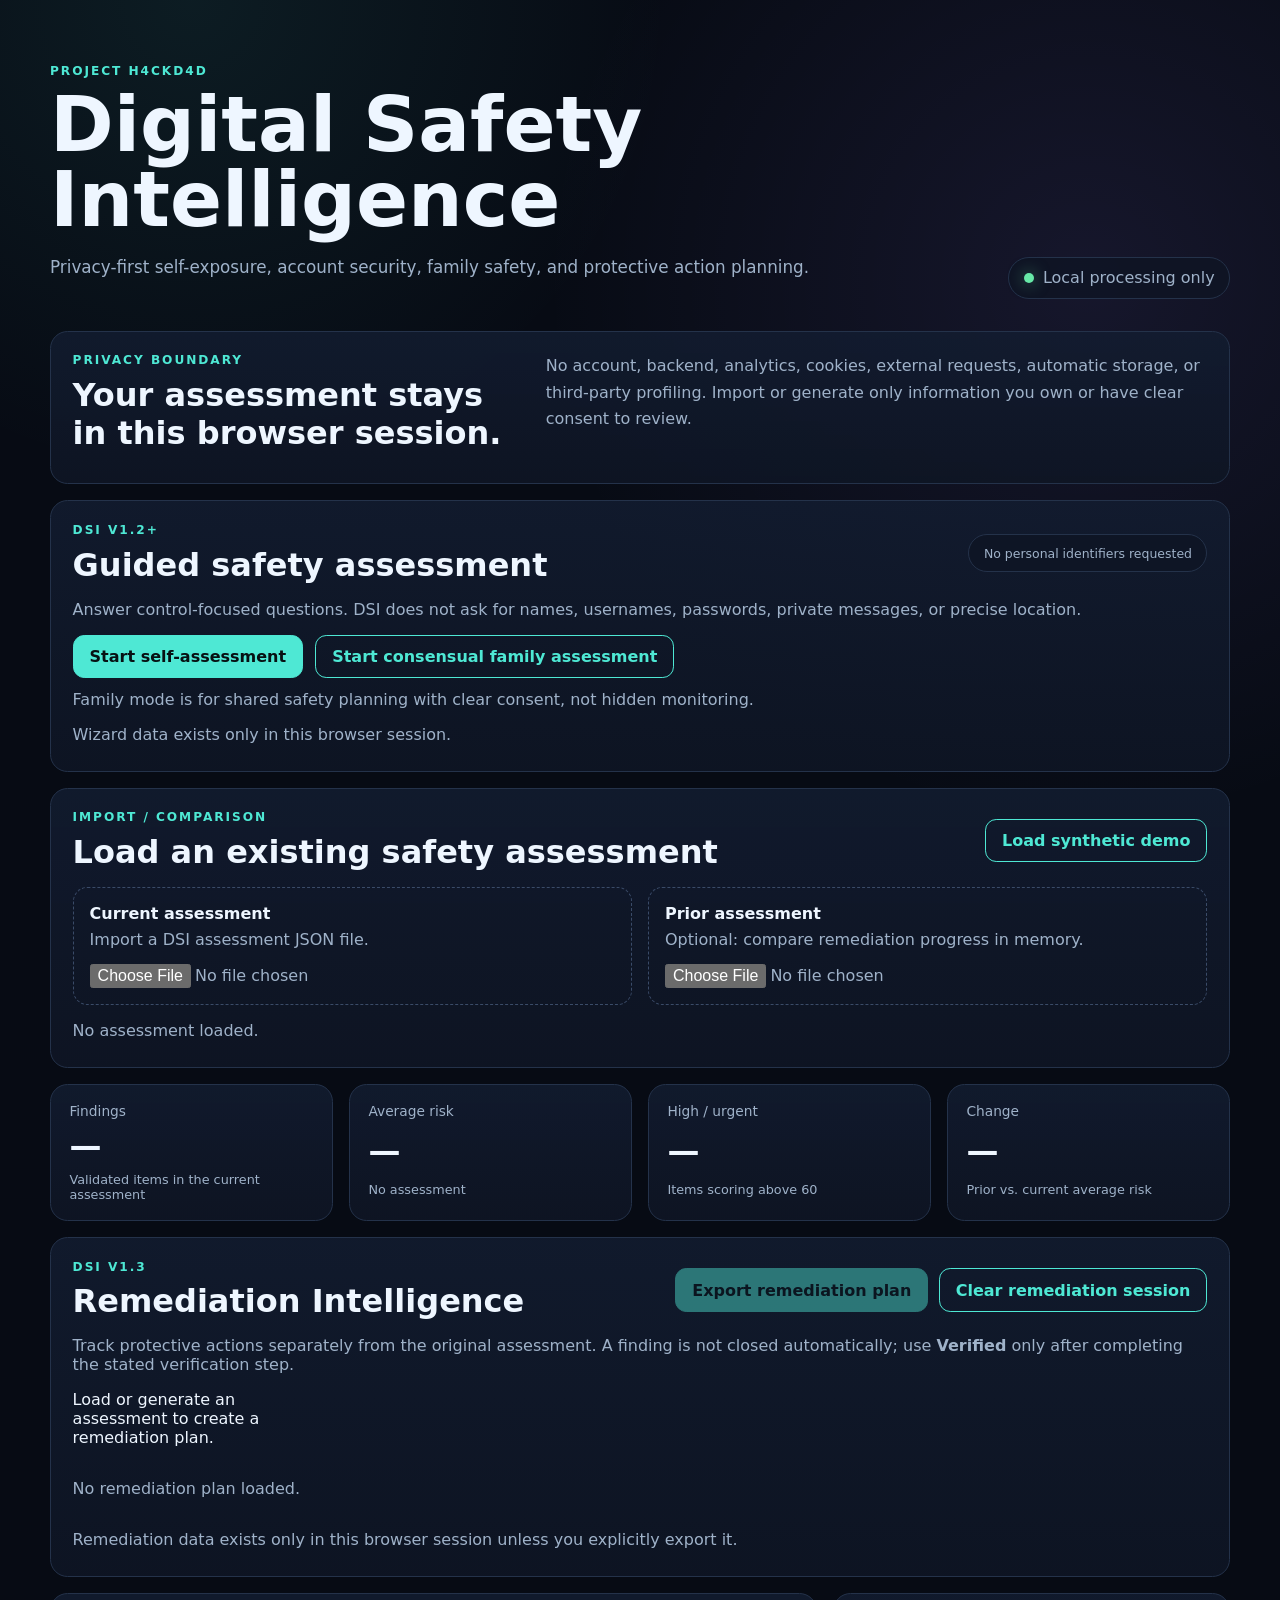
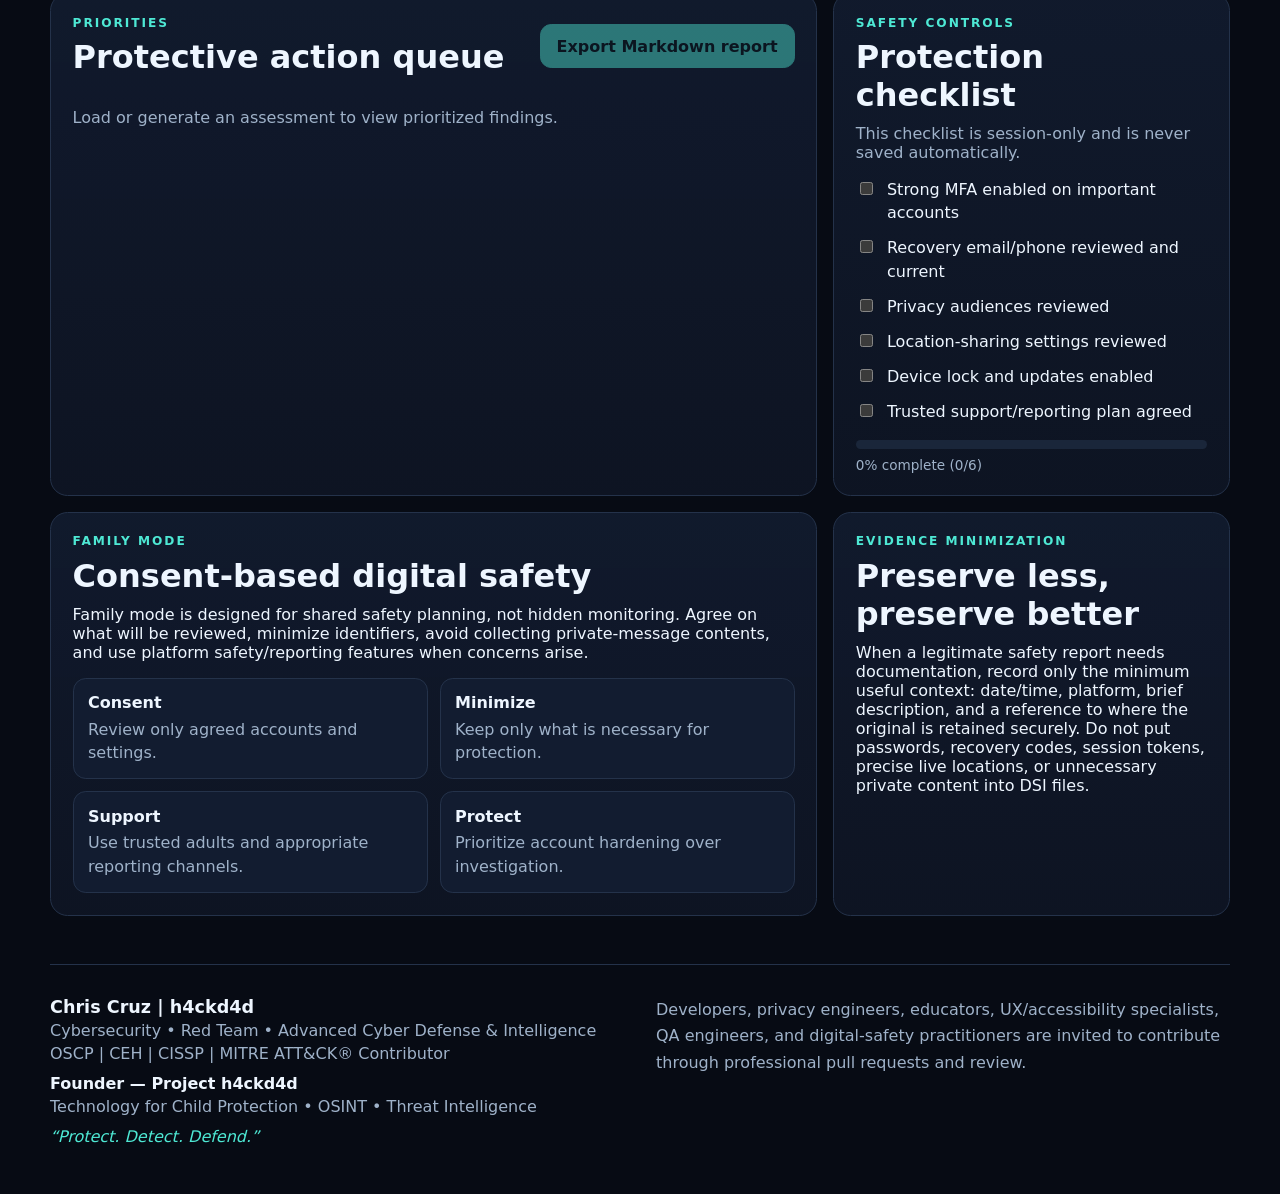
<file: web/index.html>
<!doctype html>
<html lang="en">
<head>
  <meta charset="utf-8">
  <meta name="viewport" content="width=device-width,initial-scale=1">
  <meta name="color-scheme" content="dark">
  <title>h4ckd4d Digital Safety Intelligence</title>
  <link rel="stylesheet" href="styles.css">
</head>
<body>
  <a class="skip-link" href="#main">Skip to dashboard</a>
  <header class="site-header">
    <div><p class="eyebrow">PROJECT h4ckd4d</p><h1>Digital Safety Intelligence</h1><p class="subtitle">Privacy-first self-exposure, account security, family safety, and protective action planning.</p></div>
    <div class="privacy-badge" aria-label="Local processing only"><span class="privacy-dot" aria-hidden="true"></span>Local processing only</div>
  </header>
  <main id="main">
    <section class="notice" aria-labelledby="privacy-title"><div><p class="eyebrow">Privacy boundary</p><h2 id="privacy-title">Your assessment stays in this browser session.</h2></div><p>No account, backend, analytics, cookies, external requests, automatic storage, or third-party profiling. Import or generate only information you own or have clear consent to review.</p></section>

    <section id="wizard" class="panel" aria-labelledby="wizard-title">
      <div class="section-heading"><div><p class="eyebrow">DSI v1.2+</p><h2 id="wizard-title">Guided safety assessment</h2></div><span class="local-label">No personal identifiers requested</span></div>
      <p class="muted">Answer control-focused questions. DSI does not ask for names, usernames, passwords, private messages, or precise location.</p>
      <div id="wizardStart" class="wizard-start">
        <button id="wizardModeSelf" class="button" type="button">Start self-assessment</button>
        <button id="wizardModeFamily" class="button secondary" type="button">Start consensual family assessment</button>
        <p>Family mode is for shared safety planning with clear consent, not hidden monitoring.</p>
      </div>
      <div id="wizardStep" class="wizard-step" hidden>
        <p id="wizardSection" class="eyebrow"></p><h3 id="wizardPrompt" tabindex="-1"></h3><p id="wizardHelp" class="muted"></p>
        <div id="wizardChoices" class="wizard-choices" role="radiogroup" aria-label="Assessment answer"></div>
        <div class="wizard-actions"><button id="wizardBack" class="button secondary" type="button">Back</button><button id="wizardNext" class="button" type="button">Next</button><button id="wizardCancel" class="text-button" type="button">Clear wizard session</button></div>
      </div>
      <div id="wizardReview" class="wizard-review" hidden>
        <p class="eyebrow">Review</p><h3>Confirm your control answers</h3><ul id="wizardReviewList" class="review-list"></ul>
        <p class="muted">Only unmet or uncertain controls become findings. “Not sure” lowers confidence to show that verification is needed.</p>
        <div class="wizard-actions"><button id="wizardGenerate" class="button" type="button">Generate and load assessment</button><button id="wizardDownload" class="button secondary" type="button" disabled>Download assessment JSON</button><button id="wizardCancelReview" class="text-button" type="button">Clear wizard session</button></div>
      </div>
      <div id="wizardStatus" class="status" role="status" aria-live="polite">Wizard data exists only in this browser session.</div>
    </section>

    <section class="panel" aria-labelledby="assessment-title">
      <div class="section-heading"><div><p class="eyebrow">Import / comparison</p><h2 id="assessment-title">Load an existing safety assessment</h2></div><button id="demoButton" class="button secondary" type="button">Load synthetic demo</button></div>
      <div class="upload-grid">
        <label class="upload-card" for="currentFile"><span class="upload-title">Current assessment</span><span>Import a DSI assessment JSON file.</span><input id="currentFile" type="file" accept="application/json,.json"></label>
        <label class="upload-card" for="priorFile"><span class="upload-title">Prior assessment</span><span>Optional: compare remediation progress in memory.</span><input id="priorFile" type="file" accept="application/json,.json"></label>
      </div><div id="status" class="status" role="status" aria-live="polite">No assessment loaded.</div>
    </section>

    <section class="metrics" aria-label="Risk overview">
      <article class="metric-card"><span class="metric-label">Findings</span><strong id="findingCount">—</strong><span class="metric-help">Validated items in the current assessment</span></article>
      <article class="metric-card"><span class="metric-label">Average risk</span><strong id="averageRisk">—</strong><span id="averagePriority" class="metric-help">No assessment</span></article>
      <article class="metric-card"><span class="metric-label">High / urgent</span><strong id="highCount">—</strong><span class="metric-help">Items scoring above 60</span></article>
      <article class="metric-card"><span class="metric-label">Change</span><strong id="riskDelta">—</strong><span class="metric-help">Prior vs. current average risk</span></article>
    </section>

    <section id="remediationPanel" class="panel" aria-labelledby="remediation-title">
      <div class="section-heading">
        <div><p class="eyebrow">DSI v1.3</p><h2 id="remediation-title">Remediation Intelligence</h2></div>
        <div class="button-group"><button id="remediationExport" class="button" type="button" disabled>Export remediation plan</button><button id="remediationReset" class="button secondary" type="button">Clear remediation session</button></div>
      </div>
      <p class="muted">Track protective actions separately from the original assessment. A finding is not closed automatically; use <strong>Verified</strong> only after completing the stated verification step.</p>
      <div id="remediationSummary" class="remediation-summary">Load or generate an assessment to create a remediation plan.</div>
      <div id="remediationItems" class="empty-state">No remediation plan loaded.</div>
      <div id="remediationStatus" class="status" role="status" aria-live="polite">Remediation data exists only in this browser session unless you explicitly export it.</div>
    </section>

    <section class="dashboard-grid">
      <article class="panel" aria-labelledby="findings-title"><div class="section-heading"><div><p class="eyebrow">Priorities</p><h2 id="findings-title">Protective action queue</h2></div><button id="exportButton" class="button" type="button" disabled>Export Markdown report</button></div><div id="findingsTable" class="empty-state">Load or generate an assessment to view prioritized findings.</div></article>
      <aside class="panel" aria-labelledby="checklist-title"><p class="eyebrow">Safety controls</p><h2 id="checklist-title">Protection checklist</h2><p class="muted">This checklist is session-only and is never saved automatically.</p><div id="checklist" class="checklist"><label><input type="checkbox"> Strong MFA enabled on important accounts</label><label><input type="checkbox"> Recovery email/phone reviewed and current</label><label><input type="checkbox"> Privacy audiences reviewed</label><label><input type="checkbox"> Location-sharing settings reviewed</label><label><input type="checkbox"> Device lock and updates enabled</label><label><input type="checkbox"> Trusted support/reporting plan agreed</label></div><div class="progress-track" aria-label="Checklist completion"><div id="progressBar" class="progress-bar"></div></div><p id="progressText" class="progress-text">0% complete</p></aside>
    </section>

    <section class="dashboard-grid">
      <article class="panel" aria-labelledby="family-title"><p class="eyebrow">Family mode</p><h2 id="family-title">Consent-based digital safety</h2><p>Family mode is designed for shared safety planning, not hidden monitoring. Agree on what will be reviewed, minimize identifiers, avoid collecting private-message contents, and use platform safety/reporting features when concerns arise.</p><div class="principle-grid"><div><strong>Consent</strong><span>Review only agreed accounts and settings.</span></div><div><strong>Minimize</strong><span>Keep only what is necessary for protection.</span></div><div><strong>Support</strong><span>Use trusted adults and appropriate reporting channels.</span></div><div><strong>Protect</strong><span>Prioritize account hardening over investigation.</span></div></div></article>
      <article class="panel" aria-labelledby="evidence-title"><p class="eyebrow">Evidence minimization</p><h2 id="evidence-title">Preserve less, preserve better</h2><p>When a legitimate safety report needs documentation, record only the minimum useful context: date/time, platform, brief description, and a reference to where the original is retained securely. Do not put passwords, recovery codes, session tokens, precise live locations, or unnecessary private content into DSI files.</p></article>
    </section>
  </main>
  <footer><div class="signature"><strong>Chris Cruz | h4ckd4d</strong><span>Cybersecurity • Red Team • Advanced Cyber Defense &amp; Intelligence</span><span>OSCP | CEH | CISSP | MITRE ATT&amp;CK® Contributor</span><span class="founder">Founder — Project h4ckd4d</span><span>Technology for Child Protection • OSINT • Threat Intelligence</span><em>“Protect. Detect. Defend.”</em></div><p>Developers, privacy engineers, educators, UX/accessibility specialists, QA engineers, and digital-safety practitioners are invited to contribute through professional pull requests and review.</p></footer>
  <script src="dsi-core.js"></script><script src="app.js"></script><script src="wizard.js"></script><script src="remediation-core.js"></script><script src="remediation.js"></script>
</body>
</html>
</file>
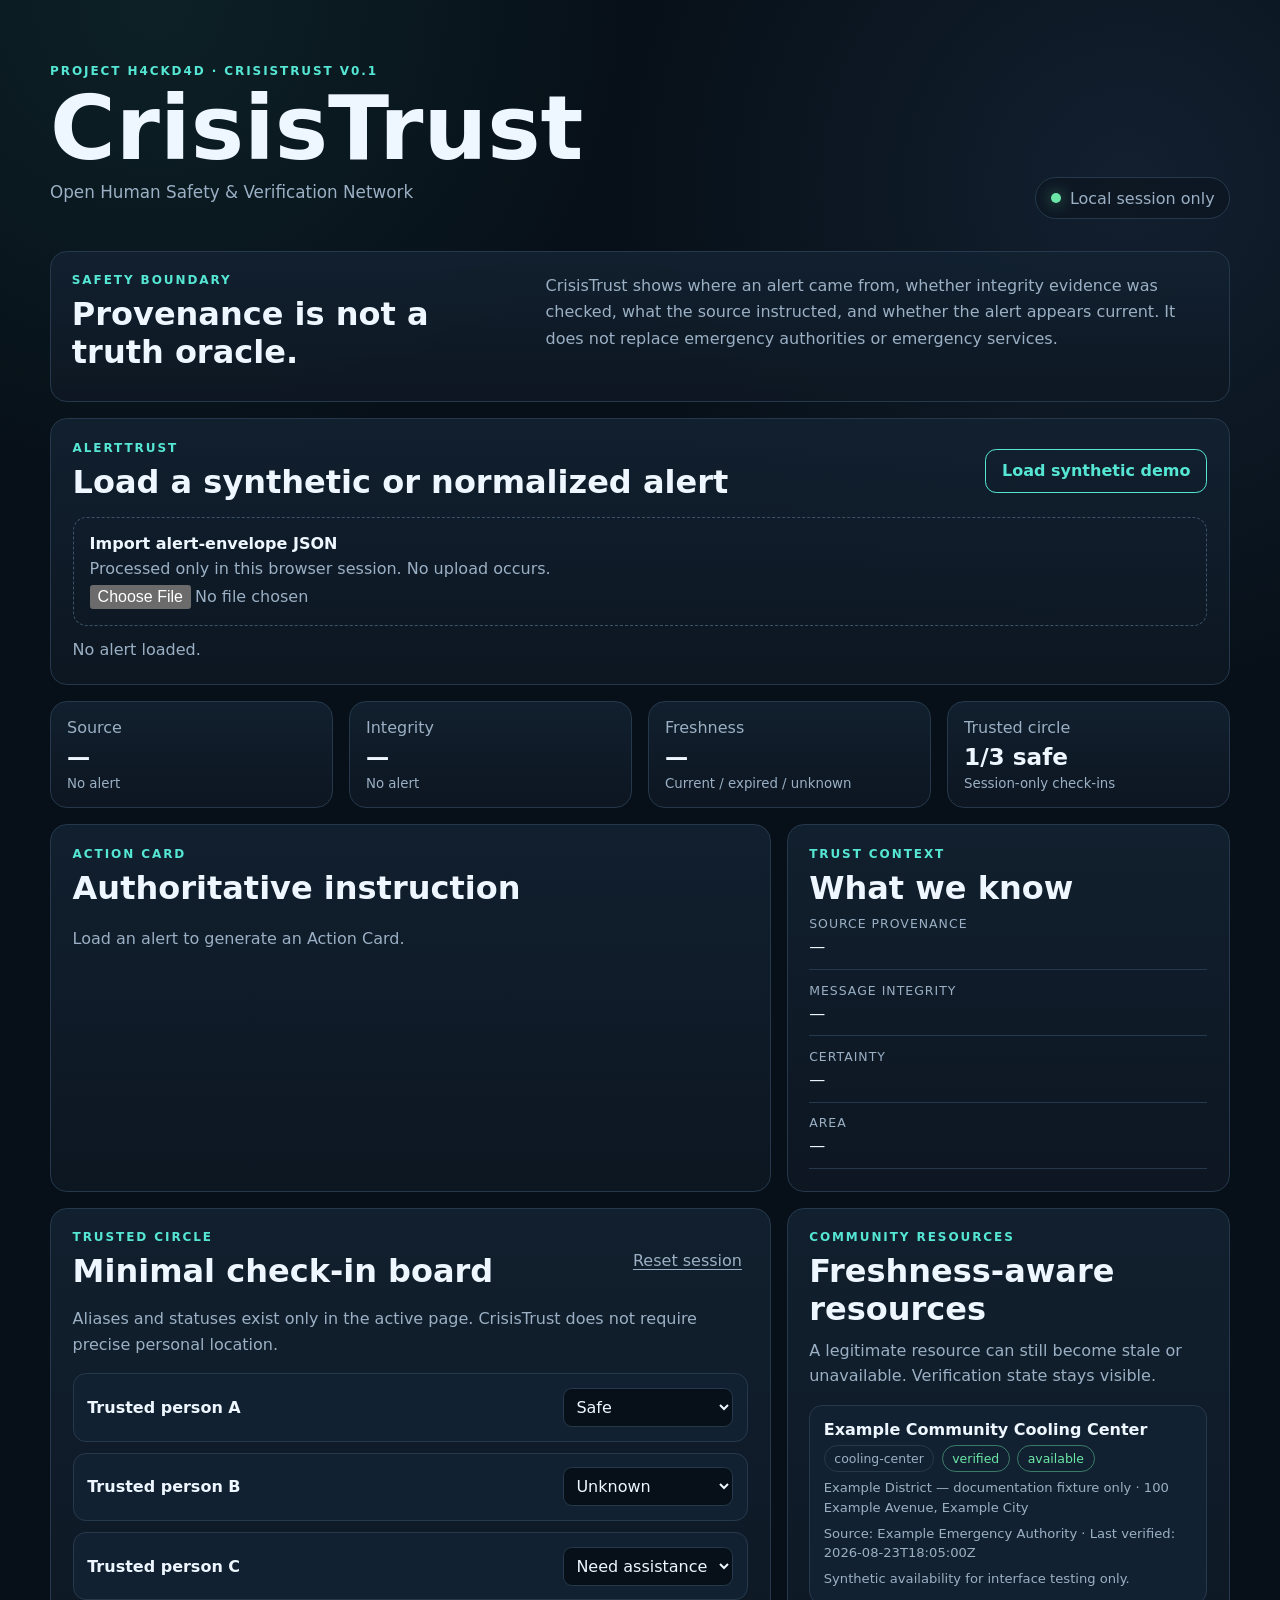
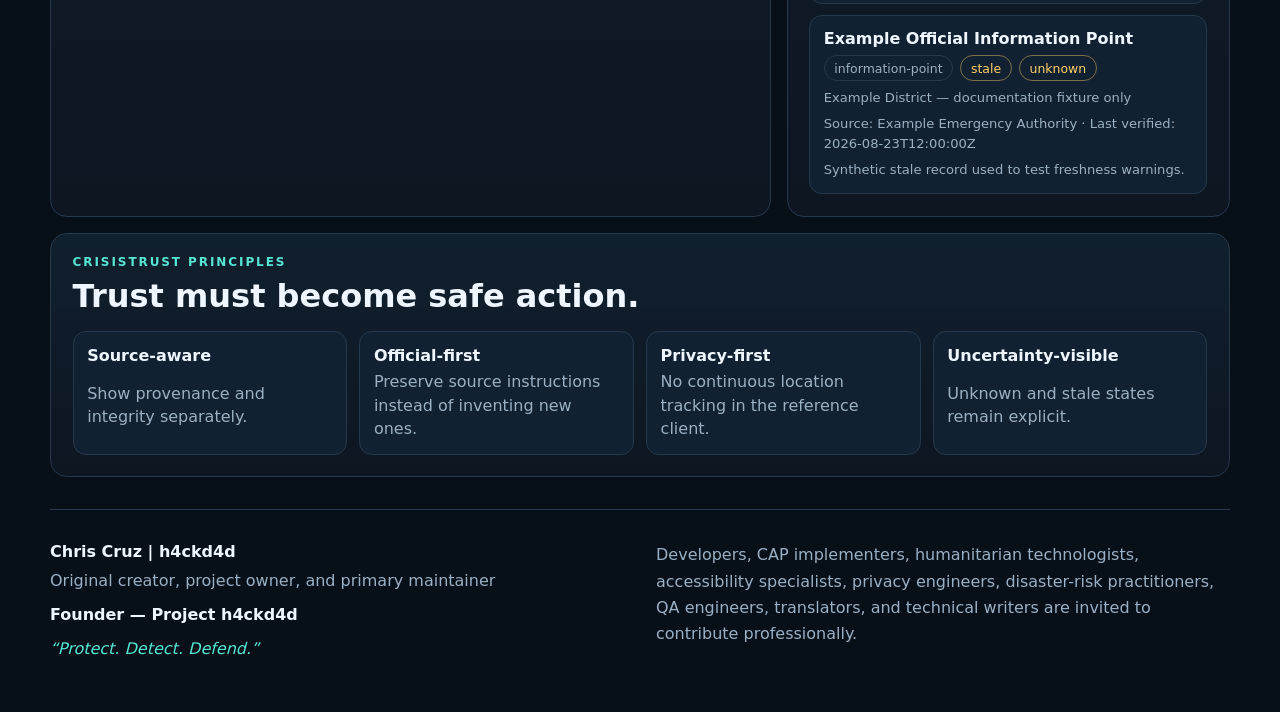
<file: incubator/crisistrust/web/index.html>
<!doctype html>
<html lang="en">
<head>
  <meta charset="utf-8">
  <meta name="viewport" content="width=device-width,initial-scale=1">
  <meta name="color-scheme" content="dark">
  <title>CrisisTrust — Open Human Safety & Verification Network</title>
  <link rel="stylesheet" href="styles.css">
</head>
<body>
  <a class="skip-link" href="#main">Skip to CrisisTrust dashboard</a>

  <header class="site-header">
    <div>
      <p class="eyebrow">PROJECT h4ckd4d · CRISISTRUST v0.1</p>
      <h1>CrisisTrust</h1>
      <p class="subtitle">Open Human Safety &amp; Verification Network</p>
    </div>
    <div class="local-badge"><span class="status-dot" aria-hidden="true"></span>Local session only</div>
  </header>

  <main id="main">
    <section class="notice" aria-labelledby="boundary-title">
      <div>
        <p class="eyebrow">Safety boundary</p>
        <h2 id="boundary-title">Provenance is not a truth oracle.</h2>
      </div>
      <p>CrisisTrust shows where an alert came from, whether integrity evidence was checked, what the source instructed, and whether the alert appears current. It does not replace emergency authorities or emergency services.</p>
    </section>

    <section class="panel" aria-labelledby="load-title">
      <div class="section-heading">
        <div>
          <p class="eyebrow">AlertTrust</p>
          <h2 id="load-title">Load a synthetic or normalized alert</h2>
        </div>
        <button id="demoButton" class="button secondary" type="button">Load synthetic demo</button>
      </div>
      <label class="upload-card" for="alertFile">
        <strong>Import alert-envelope JSON</strong>
        <span>Processed only in this browser session. No upload occurs.</span>
        <input id="alertFile" type="file" accept="application/json,.json">
      </label>
      <div id="loadStatus" class="status" role="status" aria-live="polite">No alert loaded.</div>
    </section>

    <section class="metrics" aria-label="Trust and freshness overview">
      <article class="metric-card"><span>Source</span><strong id="sourceMetric">—</strong><small id="sourceMetricHelp">No alert</small></article>
      <article class="metric-card"><span>Integrity</span><strong id="integrityMetric">—</strong><small id="integrityMetricHelp">No alert</small></article>
      <article class="metric-card"><span>Freshness</span><strong id="freshnessMetric">—</strong><small>Current / expired / unknown</small></article>
      <article class="metric-card"><span>Trusted circle</span><strong id="circleMetric">—</strong><small>Session-only check-ins</small></article>
    </section>

    <section class="dashboard-grid">
      <article class="panel" aria-labelledby="card-title">
        <p class="eyebrow">Action Card</p>
        <h2 id="card-title">Authoritative instruction</h2>
        <div id="actionCard" class="empty-state">Load an alert to generate an Action Card.</div>
      </article>

      <aside class="panel" aria-labelledby="trust-title">
        <p class="eyebrow">Trust context</p>
        <h2 id="trust-title">What we know</h2>
        <dl id="trustDetails" class="trust-list">
          <div><dt>Source provenance</dt><dd>—</dd></div>
          <div><dt>Message integrity</dt><dd>—</dd></div>
          <div><dt>Certainty</dt><dd>—</dd></div>
          <div><dt>Area</dt><dd>—</dd></div>
        </dl>
      </aside>
    </section>

    <section class="dashboard-grid">
      <article class="panel" aria-labelledby="circle-title">
        <div class="section-heading">
          <div>
            <p class="eyebrow">Trusted Circle</p>
            <h2 id="circle-title">Minimal check-in board</h2>
          </div>
          <button id="resetCircle" class="text-button" type="button">Reset session</button>
        </div>
        <p class="muted">Aliases and statuses exist only in the active page. CrisisTrust does not require precise personal location.</p>
        <div id="circleBoard" class="circle-board"></div>
      </article>

      <article class="panel" aria-labelledby="resources-title">
        <p class="eyebrow">Community resources</p>
        <h2 id="resources-title">Freshness-aware resources</h2>
        <p class="muted">A legitimate resource can still become stale or unavailable. Verification state stays visible.</p>
        <div id="resourceList" class="resource-list"></div>
      </article>
    </section>

    <section class="panel principles" aria-labelledby="principles-title">
      <p class="eyebrow">CrisisTrust principles</p>
      <h2 id="principles-title">Trust must become safe action.</h2>
      <div class="principle-grid">
        <div><strong>Source-aware</strong><span>Show provenance and integrity separately.</span></div>
        <div><strong>Official-first</strong><span>Preserve source instructions instead of inventing new ones.</span></div>
        <div><strong>Privacy-first</strong><span>No continuous location tracking in the reference client.</span></div>
        <div><strong>Uncertainty-visible</strong><span>Unknown and stale states remain explicit.</span></div>
      </div>
    </section>
  </main>

  <footer>
    <div class="signature">
      <strong>Chris Cruz | h4ckd4d</strong>
      <span>Original creator, project owner, and primary maintainer</span>
      <span class="founder">Founder — Project h4ckd4d</span>
      <em>“Protect. Detect. Defend.”</em>
    </div>
    <p>Developers, CAP implementers, humanitarian technologists, accessibility specialists, privacy engineers, disaster-risk practitioners, QA engineers, translators, and technical writers are invited to contribute professionally.</p>
  </footer>

  <script src="core.js"></script>
  <script src="app.js"></script>
</body>
</html>
</file>
<file: web/styles.css>
:root {
  --bg: #070b14;
  --panel: #0e1524;
  --panel-2: #121c30;
  --text: #eef6ff;
  --muted: #9fb2c9;
  --line: #24324a;
  --accent: #4ee8d4;
  --accent-2: #9b7cff;
  --danger: #ff7b91;
  --warning: #ffd166;
  --ok: #67e8a7;
  font-family: Inter, ui-sans-serif, system-ui, -apple-system, BlinkMacSystemFont, "Segoe UI", sans-serif;
}
* { box-sizing: border-box; }
body { margin: 0; background: radial-gradient(circle at 15% 0%, rgba(78, 232, 212, 0.08), transparent 30rem), radial-gradient(circle at 85% 10%, rgba(155, 124, 255, 0.10), transparent 34rem), var(--bg); color: var(--text); min-height: 100vh; }
button, input, select { font: inherit; }
.skip-link { position: absolute; left: -9999px; top: 1rem; background: var(--text); color: var(--bg); padding: .75rem 1rem; border-radius: .5rem; }
.skip-link:focus { left: 1rem; z-index: 100; }
.site-header, main, footer { width: min(1180px, calc(100% - 2rem)); margin-inline: auto; }
.site-header { display: flex; justify-content: space-between; gap: 2rem; align-items: flex-end; padding: 4rem 0 2rem; }
h1, h2, h3, p { margin-top: 0; }
h1 { font-size: clamp(2.4rem, 6vw, 5rem); line-height: .98; max-width: 850px; margin-bottom: 1rem; }
h2 { font-size: clamp(1.3rem, 3vw, 2rem); margin-bottom: .6rem; }
h3 { font-size: 1.25rem; line-height: 1.45; }
.subtitle { color: var(--muted); max-width: 780px; font-size: 1.05rem; line-height: 1.7; }
.eyebrow { color: var(--accent); text-transform: uppercase; letter-spacing: .16em; font-size: .76rem; font-weight: 800; margin-bottom: .55rem; }
.muted { color: var(--muted); }
.privacy-badge, .local-label { border: 1px solid var(--line); background: rgba(14, 21, 36, .8); color: var(--muted); border-radius: 999px; padding: .65rem .9rem; white-space: nowrap; }
.privacy-badge { display: flex; gap: .55rem; align-items: center; }
.local-label { font-size: .78rem; }
.privacy-dot { width: .65rem; height: .65rem; border-radius: 50%; background: var(--ok); box-shadow: 0 0 1rem rgba(103, 232, 167, .55); }
.notice, .panel, .metric-card { border: 1px solid var(--line); background: linear-gradient(180deg, rgba(18, 28, 48, .86), rgba(14, 21, 36, .9)); border-radius: 1.1rem; }
.notice { padding: 1.35rem; display: grid; grid-template-columns: .8fr 1.2fr; gap: 2rem; margin-bottom: 1rem; }
.notice p:last-child { color: var(--muted); line-height: 1.65; margin-bottom: 0; }
.panel { padding: 1.35rem; margin-bottom: 1rem; }
.section-heading { display: flex; justify-content: space-between; gap: 1rem; align-items: center; margin-bottom: 1rem; }
.section-heading h2 { margin-bottom: 0; }
.button-group { display: flex; gap: .65rem; flex-wrap: wrap; }
.button { border: 1px solid var(--accent); color: #071113; background: var(--accent); font-weight: 800; padding: .7rem 1rem; border-radius: .7rem; cursor: pointer; }
.button.secondary { background: transparent; color: var(--accent); }
.button:disabled { opacity: .45; cursor: not-allowed; }
.text-button { border: 0; background: transparent; color: var(--muted); padding: .7rem .35rem; cursor: pointer; text-decoration: underline; text-underline-offset: .2rem; }
.text-button:hover, .text-button:focus { color: var(--text); }
.upload-grid { display: grid; grid-template-columns: repeat(2, minmax(0, 1fr)); gap: 1rem; }
.upload-card { border: 1px dashed #3a4b68; border-radius: .9rem; padding: 1rem; color: var(--muted); display: grid; gap: .45rem; }
.upload-card:hover { border-color: var(--accent); }
.upload-title { color: var(--text); font-weight: 800; }
.upload-card input { color: var(--muted); margin-top: .5rem; }
.status { margin-top: 1rem; color: var(--muted); min-height: 1.5rem; }
.status.error { color: var(--danger); }
.status.success { color: var(--ok); }
.metrics { display: grid; grid-template-columns: repeat(4, minmax(0, 1fr)); gap: 1rem; margin: 1rem 0; }
.metric-card { padding: 1.15rem; display: grid; gap: .45rem; }
.metric-label { color: var(--muted); font-size: .86rem; }
.metric-card strong { font-size: 2rem; }
.metric-help { color: var(--muted); font-size: .8rem; }
.dashboard-grid { display: grid; grid-template-columns: 1.45fr .75fr; gap: 1rem; }
.empty-state { color: var(--muted); padding: 1rem 0; }
.table-wrap { overflow-x: auto; }
table { width: 100%; border-collapse: collapse; }
th, td { text-align: left; padding: .75rem .6rem; border-bottom: 1px solid var(--line); vertical-align: top; }
th { color: var(--muted); font-size: .78rem; text-transform: uppercase; letter-spacing: .08em; }
.score { font-weight: 900; }
.priority-high { color: var(--warning); }
.priority-urgent { color: var(--danger); }
.priority-low { color: var(--ok); }
.checklist { display: grid; gap: .75rem; margin: 1rem 0; }
.checklist label { display: flex; gap: .7rem; align-items: flex-start; line-height: 1.45; }
.checklist input { margin-top: .25rem; accent-color: var(--accent); }
.progress-track { height: .6rem; background: #1a263a; border-radius: 999px; overflow: hidden; }
.progress-bar { height: 100%; width: 0; background: linear-gradient(90deg, var(--accent), var(--accent-2)); transition: width .2s ease; }
.progress-text { margin: .5rem 0 0; color: var(--muted); font-size: .85rem; }
.principle-grid { display: grid; grid-template-columns: repeat(2, minmax(0, 1fr)); gap: .75rem; margin-top: 1rem; }
.principle-grid div { background: var(--panel-2); border: 1px solid var(--line); border-radius: .8rem; padding: .9rem; display: grid; gap: .35rem; }
.principle-grid span { color: var(--muted); line-height: 1.45; }
.wizard-start { display: flex; align-items: center; gap: .75rem; flex-wrap: wrap; margin-top: 1rem; }
.wizard-start p { width: 100%; color: var(--muted); margin-bottom: 0; }
.wizard-step, .wizard-review { border: 1px solid var(--line); border-radius: .95rem; background: var(--panel-2); padding: 1.15rem; margin-top: 1rem; }
.wizard-choices { display: grid; grid-template-columns: repeat(3, minmax(0, 1fr)); gap: .75rem; margin: 1rem 0; }
.wizard-choice { display: flex; align-items: center; gap: .65rem; border: 1px solid var(--line); border-radius: .8rem; padding: .9rem; cursor: pointer; background: rgba(7, 11, 20, .4); }
.wizard-choice:has(input:checked) { border-color: var(--accent); box-shadow: inset 0 0 0 1px var(--accent); }
.wizard-choice input { accent-color: var(--accent); }
.wizard-actions { display: flex; align-items: center; flex-wrap: wrap; gap: .65rem; margin-top: 1rem; }
.review-list { list-style: none; padding: 0; margin: 1rem 0; display: grid; gap: .5rem; }
.review-list li { display: flex; justify-content: space-between; gap: 1rem; border-bottom: 1px solid var(--line); padding: .55rem 0; }
.review-list span { color: var(--muted); }
.remediation-summary { display: grid; grid-template-columns: repeat(5, minmax(0, 1fr)); gap: .75rem; margin: 1rem 0; }
.remediation-metric { border: 1px solid var(--line); background: var(--panel-2); border-radius: .8rem; padding: .85rem; display: grid; gap: .35rem; }
.remediation-metric span { color: var(--muted); font-size: .78rem; }
.remediation-metric strong { font-size: 1.4rem; }
.remediation-list { display: grid; gap: .8rem; }
.remediation-card { border: 1px solid var(--line); border-radius: .9rem; padding: 1rem; background: rgba(7, 11, 20, .35); }
.remediation-card-heading { display: flex; justify-content: space-between; gap: 1rem; align-items: flex-start; margin-bottom: .7rem; }
.remediation-card-heading div { display: grid; gap: .25rem; }
.remediation-card-heading span, .closure-state { color: var(--muted); font-size: .82rem; }
.remediation-card code { color: var(--accent); }
.remediation-controls { display: grid; grid-template-columns: 1fr 1fr; gap: .75rem; margin: .9rem 0; }
.remediation-controls label { display: grid; gap: .4rem; color: var(--muted); font-size: .82rem; }
.remediation-controls select, .remediation-controls input { width: 100%; border: 1px solid var(--line); background: var(--panel-2); color: var(--text); border-radius: .6rem; padding: .65rem; }
.closure-state { margin-bottom: 0; }
footer { border-top: 1px solid var(--line); margin-top: 2rem; padding: 2rem 0 3rem; display: grid; grid-template-columns: 1fr 1fr; gap: 2rem; color: var(--muted); }
.signature { display: grid; gap: .25rem; }
.signature strong { color: var(--text); font-size: 1.1rem; }
.signature .founder { margin-top: .45rem; color: var(--text); font-weight: 700; }
.signature em { color: var(--accent); margin-top: .45rem; }
footer p { line-height: 1.65; }
@media (max-width: 820px) {
  .site-header, .section-heading, footer { align-items: flex-start; flex-direction: column; }
  .site-header { display: flex; }
  .notice, .dashboard-grid, footer { grid-template-columns: 1fr; }
  .metrics { grid-template-columns: repeat(2, minmax(0, 1fr)); }
  .upload-grid, .wizard-choices, .remediation-controls { grid-template-columns: 1fr; }
  .remediation-summary { grid-template-columns: repeat(2, minmax(0, 1fr)); }
  .local-label { white-space: normal; }
}
@media (max-width: 520px) {
  .metrics, .principle-grid, .remediation-summary { grid-template-columns: 1fr; }
  .site-header { padding-top: 2.4rem; }
}
</file>
<file: incubator/crisistrust/web/styles.css>
:root {
  --bg: #071018;
  --panel: #0d1722;
  --panel-2: #122131;
  --text: #eef7ff;
  --muted: #9bb0c4;
  --line: #26394c;
  --accent: #55e6d4;
  --accent-2: #7aa6ff;
  --ok: #6ce6a6;
  --warn: #ffd166;
  --danger: #ff8a9e;
  font-family: Inter, ui-sans-serif, system-ui, -apple-system, BlinkMacSystemFont, "Segoe UI", sans-serif;
}
* { box-sizing: border-box; }
body { margin: 0; min-height: 100vh; background: radial-gradient(circle at 12% 0%, rgba(85,230,212,.08), transparent 30rem), radial-gradient(circle at 88% 8%, rgba(122,166,255,.10), transparent 32rem), var(--bg); color: var(--text); }
button, input, select { font: inherit; }
.skip-link { position: absolute; left: -9999px; top: 1rem; background: var(--text); color: var(--bg); padding: .7rem 1rem; border-radius: .5rem; }
.skip-link:focus { left: 1rem; z-index: 100; }
.site-header, main, footer { width: min(1180px, calc(100% - 2rem)); margin-inline: auto; }
.site-header { display: flex; justify-content: space-between; gap: 2rem; align-items: flex-end; padding: 4rem 0 2rem; }
h1, h2, h3, p { margin-top: 0; }
h1 { margin-bottom: .7rem; font-size: clamp(2.8rem, 7vw, 5.8rem); line-height: .95; }
h2 { margin-bottom: .6rem; font-size: clamp(1.3rem, 3vw, 2rem); }
h3 { margin-bottom: .45rem; }
.subtitle { color: var(--muted); font-size: 1.05rem; }
.eyebrow { color: var(--accent); text-transform: uppercase; letter-spacing: .16em; font-size: .75rem; font-weight: 800; margin-bottom: .5rem; }
.muted { color: var(--muted); line-height: 1.6; }
.local-badge { border: 1px solid var(--line); background: rgba(13,23,34,.82); color: var(--muted); border-radius: 999px; padding: .65rem .9rem; display: flex; gap: .55rem; align-items: center; white-space: nowrap; }
.status-dot { width: .65rem; height: .65rem; border-radius: 50%; background: var(--ok); box-shadow: 0 0 .9rem rgba(108,230,166,.6); }
.notice, .panel, .metric-card { border: 1px solid var(--line); background: linear-gradient(180deg, rgba(18,33,49,.9), rgba(13,23,34,.92)); border-radius: 1.05rem; }
.notice { display: grid; grid-template-columns: .8fr 1.2fr; gap: 2rem; padding: 1.3rem; margin-bottom: 1rem; }
.notice p:last-child { color: var(--muted); line-height: 1.65; margin-bottom: 0; }
.panel { padding: 1.35rem; margin-bottom: 1rem; }
.section-heading { display: flex; justify-content: space-between; gap: 1rem; align-items: center; margin-bottom: 1rem; }
.section-heading h2 { margin-bottom: 0; }
.button { border: 1px solid var(--accent); border-radius: .7rem; background: var(--accent); color: #071018; padding: .7rem 1rem; font-weight: 800; cursor: pointer; }
.button.secondary { background: transparent; color: var(--accent); }
.text-button { border: 0; background: transparent; color: var(--muted); cursor: pointer; text-decoration: underline; text-underline-offset: .2rem; }
.upload-card { display: grid; gap: .4rem; padding: 1rem; border: 1px dashed #3c5268; border-radius: .85rem; color: var(--muted); }
.upload-card strong { color: var(--text); }
.upload-card:hover { border-color: var(--accent); }
.status { margin-top: .9rem; min-height: 1.4rem; color: var(--muted); }
.status.success { color: var(--ok); }
.status.error { color: var(--danger); }
.metrics { display: grid; grid-template-columns: repeat(4, minmax(0, 1fr)); gap: 1rem; margin: 1rem 0; }
.metric-card { padding: 1rem; display: grid; gap: .35rem; }
.metric-card span, .metric-card small { color: var(--muted); }
.metric-card strong { font-size: 1.45rem; line-height: 1.2; overflow-wrap: anywhere; }
.dashboard-grid { display: grid; grid-template-columns: 1.3fr .8fr; gap: 1rem; }
.empty-state { color: var(--muted); padding: .8rem 0; }
.action-card { display: grid; gap: .85rem; }
.action-header { display: flex; justify-content: space-between; gap: 1rem; align-items: flex-start; }
.tags { display: flex; flex-wrap: wrap; gap: .45rem; }
.tag { border: 1px solid var(--line); border-radius: 999px; padding: .3rem .6rem; color: var(--muted); font-size: .78rem; }
.tag.warn { color: var(--warn); border-color: rgba(255,209,102,.45); }
.tag.danger { color: var(--danger); border-color: rgba(255,138,158,.45); }
.tag.ok { color: var(--ok); border-color: rgba(108,230,166,.45); }
.instruction { border-left: 3px solid var(--accent); background: rgba(85,230,212,.06); padding: 1rem; border-radius: .55rem; line-height: 1.65; }
.trust-list { margin: 0; display: grid; gap: .8rem; }
.trust-list div { border-bottom: 1px solid var(--line); padding-bottom: .65rem; }
.trust-list dt { color: var(--muted); font-size: .78rem; text-transform: uppercase; letter-spacing: .08em; }
.trust-list dd { margin: .25rem 0 0; line-height: 1.45; }
.circle-board, .resource-list { display: grid; gap: .7rem; }
.circle-row, .resource-card { background: var(--panel-2); border: 1px solid var(--line); border-radius: .8rem; padding: .85rem; }
.circle-row { display: grid; grid-template-columns: 1fr auto; gap: .8rem; align-items: center; }
.circle-row select { background: var(--bg); color: var(--text); border: 1px solid var(--line); border-radius: .55rem; padding: .5rem; }
.resource-card { display: grid; gap: .4rem; }
.resource-meta { color: var(--muted); font-size: .82rem; line-height: 1.5; }
.principle-grid { display: grid; grid-template-columns: repeat(4, minmax(0, 1fr)); gap: .75rem; margin-top: 1rem; }
.principle-grid div { background: var(--panel-2); border: 1px solid var(--line); border-radius: .8rem; padding: .85rem; display: grid; gap: .35rem; }
.principle-grid span { color: var(--muted); line-height: 1.45; }
footer { border-top: 1px solid var(--line); margin-top: 2rem; padding: 2rem 0 3rem; display: grid; grid-template-columns: 1fr 1fr; gap: 2rem; color: var(--muted); }
.signature { display: grid; gap: .25rem; }
.signature strong, .signature .founder { color: var(--text); }
.signature .founder { margin-top: .35rem; font-weight: 700; }
.signature em { color: var(--accent); margin-top: .35rem; }
footer p { line-height: 1.65; }
@media (max-width: 850px) {
  .site-header, .section-heading { align-items: flex-start; flex-direction: column; }
  .site-header { display: flex; }
  .notice, .dashboard-grid, footer { grid-template-columns: 1fr; }
  .metrics { grid-template-columns: repeat(2, minmax(0, 1fr)); }
  .principle-grid { grid-template-columns: repeat(2, minmax(0, 1fr)); }
}
@media (max-width: 520px) {
  .metrics, .principle-grid { grid-template-columns: 1fr; }
  .circle-row { grid-template-columns: 1fr; }
  .site-header { padding-top: 2.5rem; }
}
</file>
